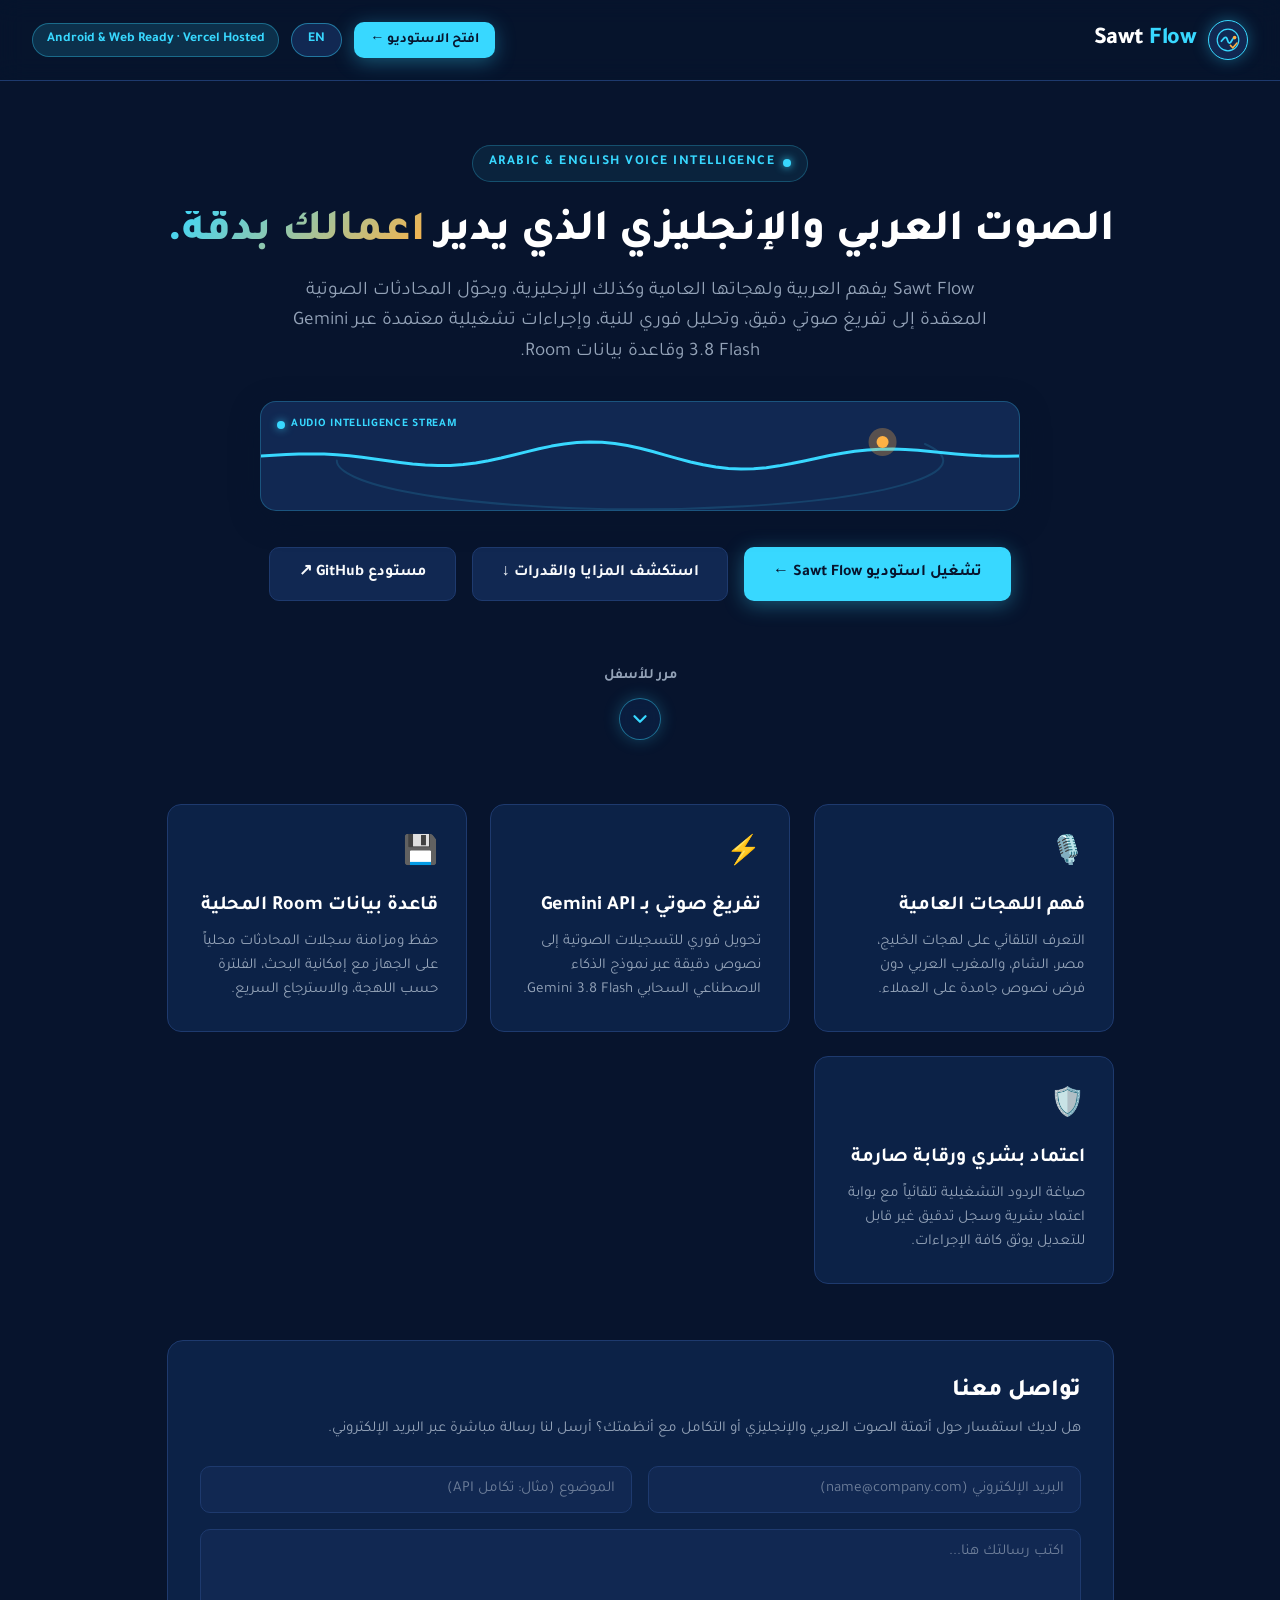
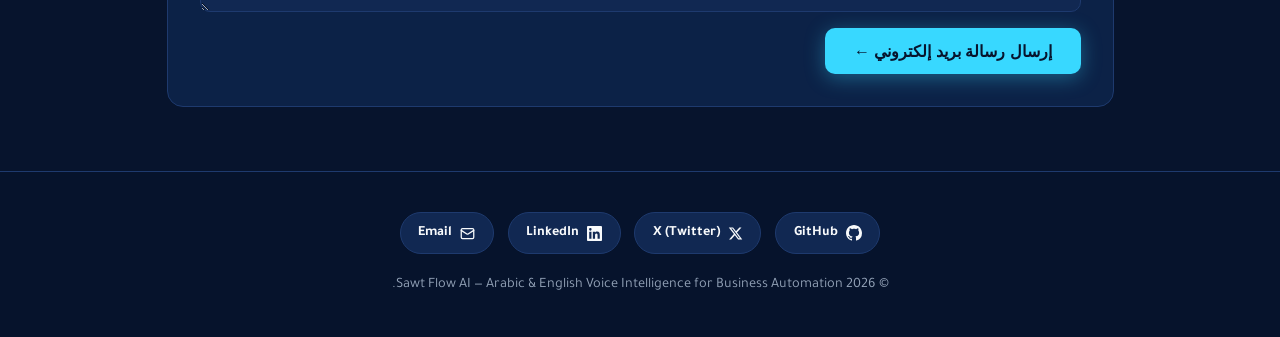
<file: public/index.html>
<!DOCTYPE html>
<html lang="ar" dir="rtl">
<head>
  <meta charset="UTF-8" />
  <meta name="viewport" content="width=device-width, initial-scale=1.0" />
  <title>Sawt Flow AI | Arabic & English Voice Intelligence</title>
  <meta name="description" content="Sawt Flow AI: ذكاء الصوت العربي والإنجليزي لأتمتة الأعمال وتحويل المحادثات إلى إجراءات موثوقة." />
  <link rel="icon" type="image/svg+xml" href="/favicon.svg" />
  <link rel="icon" type="image/png" sizes="32x32" href="/favicon-32.png" />
  <link rel="apple-touch-icon" href="/apple-touch-icon.png" />
  <link rel="preconnect" href="https://fonts.googleapis.com">
  <link rel="preconnect" href="https://fonts.gstatic.com" crossorigin>
  <link href="https://fonts.googleapis.com/css2?family=Tajawal:wght@200;300;400;500;700;800;900&display=swap" rel="stylesheet">
  <style>
    :root {
      --navy-bg: #07142D;
      --navy-surface: #0C2247;
      --navy-card: #112852;
      --navy-border: #1E3A6E;
      --cyan: #38D8FF;
      --amber: #FFB144;
      --green: #00E676;
      --text: #F8FAFC;
      --text-muted: #94A3B8;
    }
    .tajawal-extralight {
      font-family: "Tajawal", sans-serif;
      font-weight: 200;
      font-style: normal;
    }
    .tajawal-light {
      font-family: "Tajawal", sans-serif;
      font-weight: 300;
      font-style: normal;
    }
    .tajawal-regular {
      font-family: "Tajawal", sans-serif;
      font-weight: 400;
      font-style: normal;
    }
    .tajawal-medium {
      font-family: "Tajawal", sans-serif;
      font-weight: 500;
      font-style: normal;
    }
    .tajawal-bold {
      font-family: "Tajawal", sans-serif;
      font-weight: 700;
      font-style: normal;
    }
    .tajawal-extrabold {
      font-family: "Tajawal", sans-serif;
      font-weight: 800;
      font-style: normal;
    }
    .tajawal-black {
      font-family: "Tajawal", sans-serif;
      font-weight: 900;
      font-style: normal;
    }
    * { box-sizing: border-box; margin: 0; padding: 0; }
    html { scroll-behavior: smooth; }
    body {
      background-color: var(--navy-bg);
      color: var(--text);
      font-family: "Tajawal", sans-serif;
      min-height: 100vh;
      display: flex;
      flex-direction: column;
      line-height: 1.6;
    }
    header {
      padding: 1.25rem 2rem;
      display: flex;
      justify-content: space-between;
      align-items: center;
      border-bottom: 1px solid var(--navy-border);
      background: rgba(7, 20, 45, 0.85);
      backdrop-filter: blur(12px);
      position: sticky;
      top: 0;
      z-index: 100;
    }
    .brand {
      display: flex;
      align-items: center;
      gap: 0.75rem;
      text-decoration: none;
      color: #fff;
    }
    .brand-logo {
      width: 40px;
      height: 40px;
      border-radius: 50%;
      background: var(--navy-card);
      border: 1.5px solid var(--cyan);
      display: flex;
      align-items: center;
      justify-content: center;
      box-shadow: 0 0 16px rgba(56, 216, 255, 0.35);
    }
    .brand-title {
      font-size: 1.5rem;
      font-weight: 800;
      letter-spacing: -0.5px;
      color: #FFFFFF;
    }
    .brand-title span { color: var(--cyan); }
    .badge-tag {
      background: rgba(56, 216, 255, 0.15);
      color: var(--cyan);
      padding: 0.35rem 0.85rem;
      border-radius: 20px;
      font-size: 0.85rem;
      font-weight: 600;
      border: 1px solid rgba(56, 216, 255, 0.35);
    }
    .lang-btn {
      background: var(--navy-card);
      color: var(--cyan);
      border: 1px solid rgba(56, 216, 255, 0.45);
      border-radius: 999px;
      padding: 0.45rem 1rem;
      font-family: inherit;
      font-weight: 700;
      font-size: 0.85rem;
      cursor: pointer;
      transition: all 0.2s ease;
    }
    .lang-btn:hover {
      background: rgba(56, 216, 255, 0.14);
      border-color: var(--cyan);
    }
    .hero {
      flex: 1;
      max-width: 1000px;
      margin: 0 auto;
      padding: 4rem 1.5rem;
      text-align: center;
      display: flex;
      flex-direction: column;
      align-items: center;
    }
    .hero-eyebrow {
      display: inline-flex;
      align-items: center;
      gap: 0.5rem;
      color: var(--cyan);
      font-family: "Tajawal", sans-serif;
      font-size: 0.85rem;
      font-weight: 700;
      letter-spacing: 1.5px;
      margin-bottom: 1.5rem;
      background: rgba(56, 216, 255, 0.08);
      padding: 0.4rem 1rem;
      border-radius: 30px;
      border: 1px solid rgba(56, 216, 255, 0.25);
    }
    .pulse-dot {
      width: 8px;
      height: 8px;
      background: var(--cyan);
      border-radius: 50%;
      box-shadow: 0 0 8px var(--cyan);
    }
    h1 {
      font-size: 2.75rem;
      font-weight: 800;
      margin-bottom: 1rem;
      line-height: 1.25;
      color: #FFFFFF;
    }
    h1 em {
      font-style: normal;
      color: var(--cyan);
      background: linear-gradient(135deg, var(--cyan), var(--amber));
      -webkit-background-clip: text;
      -webkit-text-fill-color: transparent;
    }
    .hero-lead {
      font-size: 1.2rem;
      color: var(--text-muted);
      max-width: 720px;
      margin-bottom: 2rem;
    }
    .stream-banner {
      position: relative;
      width: 100%;
      max-width: 760px;
      height: 110px;
      border-radius: 16px;
      background: var(--navy-card);
      border: 1px solid rgba(56, 216, 255, 0.25);
      overflow: hidden;
      margin-bottom: 2.25rem;
      box-shadow: 0 8px 30px rgba(7, 20, 45, 0.45);
    }
    .stream-banner canvas {
      display: block;
      width: 100%;
      height: 100%;
    }
    .stream-badge {
      position: absolute;
      top: 14px;
      left: 16px;
      display: inline-flex;
      align-items: center;
      gap: 6px;
      pointer-events: none;
    }
    .stream-dot {
      width: 8px;
      height: 8px;
      border-radius: 50%;
      background: var(--cyan);
      box-shadow: 0 0 8px rgba(56, 216, 255, 0.75);
    }
    .stream-label {
      font-family: "Tajawal", sans-serif;
      font-size: 0.72rem;
      font-weight: 700;
      letter-spacing: 0.06em;
      color: var(--cyan);
    }
    .cta-group {
      display: flex;
      flex-wrap: wrap;
      gap: 1rem;
      justify-content: center;
      margin-bottom: 3.5rem;
    }
    .btn {
      padding: 0.85rem 1.8rem;
      border-radius: 10px;
      font-size: 1rem;
      font-weight: 700;
      text-decoration: none;
      transition: all 0.2s ease;
      display: inline-flex;
      align-items: center;
      gap: 0.5rem;
    }
    .btn-primary {
      background: var(--cyan);
      color: var(--navy-bg);
      border: none;
      box-shadow: 0 4px 20px rgba(56, 216, 255, 0.35);
    }
    .btn-primary:hover {
      background: #67E2FF;
      transform: translateY(-2px);
    }
    .btn-secondary {
      background: var(--navy-card);
      color: var(--text);
      border: 1px solid var(--navy-border);
    }
    .btn-secondary:hover {
      border-color: var(--cyan);
      transform: translateY(-2px);
    }
    .scroll-down-btn {
      display: inline-flex;
      flex-direction: column;
      align-items: center;
      gap: 0.6rem;
      color: var(--text-muted);
      text-decoration: none;
      font-size: 0.9rem;
      font-weight: 700;
      margin-top: 0.5rem;
      margin-bottom: 2rem;
      transition: all 0.3s ease;
      cursor: pointer;
    }
    .scroll-down-btn:hover {
      color: var(--cyan);
      transform: translateY(4px);
    }
    .scroll-indicator {
      width: 42px;
      height: 42px;
      border-radius: 50%;
      border: 1.5px solid rgba(56, 216, 255, 0.45);
      background: rgba(12, 34, 71, 0.7);
      backdrop-filter: blur(8px);
      display: flex;
      align-items: center;
      justify-content: center;
      box-shadow: 0 0 16px rgba(56, 216, 255, 0.25);
      animation: scrollBounce 2s infinite ease-in-out;
    }
    @keyframes scrollBounce {
      0%, 100% {
        transform: translateY(0);
      }
      50% {
        transform: translateY(7px);
      }
    }
    .features-grid {
      display: grid;
      grid-template-columns: repeat(auto-fit, minmax(280px, 1fr));
      gap: 1.5rem;
      width: 100%;
      text-align: start;
      margin-top: 2rem;
    }
    .card {
      background: var(--navy-surface);
      border: 1px solid var(--navy-border);
      border-radius: 14px;
      padding: 1.75rem;
      opacity: 0;
      transform: translateY(28px);
      transition: opacity 0.7s cubic-bezier(0.16, 1, 0.3, 1),
                  transform 0.7s cubic-bezier(0.16, 1, 0.3, 1),
                  border-color 0.2s ease,
                  box-shadow 0.2s ease;
      will-change: opacity, transform;
    }
    .card.visible {
      opacity: 1;
      transform: translateY(0);
    }
    .card.visible:hover {
      transform: translateY(-4px);
      border-color: var(--cyan);
      box-shadow: 0 12px 30px rgba(56, 216, 255, 0.12);
    }
    .card:nth-child(1) { transition-delay: 0.1s; }
    .card:nth-child(2) { transition-delay: 0.2s; }
    .card:nth-child(3) { transition-delay: 0.3s; }
    .card:nth-child(4) { transition-delay: 0.4s; }
    .card-icon {
      font-size: 1.75rem;
      margin-bottom: 0.75rem;
      display: inline-block;
    }
    .card h3 {
      font-size: 1.25rem;
      font-weight: 700;
      margin-bottom: 0.5rem;
      color: #fff;
    }
    .card p {
      color: var(--text-muted);
      font-size: 0.95rem;
    }
    .contact-section {
      width: 100%;
      margin-top: 3.5rem;
      background: var(--navy-surface);
      border: 1px solid var(--navy-border);
      border-radius: 16px;
      padding: 2rem;
      text-align: start;
    }
    .contact-section h2 {
      font-size: 1.5rem;
      font-weight: 800;
      margin-bottom: 0.4rem;
      color: #FFFFFF;
    }
    .contact-section .contact-sub {
      color: var(--text-muted);
      font-size: 0.95rem;
      margin-bottom: 1.5rem;
    }
    .contact-form {
      display: grid;
      gap: 1rem;
    }
    .contact-row {
      display: grid;
      grid-template-columns: repeat(auto-fit, minmax(220px, 1fr));
      gap: 1rem;
    }
    .contact-input, .contact-textarea {
      width: 100%;
      background: var(--navy-card);
      border: 1px solid var(--navy-border);
      border-radius: 10px;
      padding: 0.85rem 1rem;
      color: var(--text);
      font-family: inherit;
      font-size: 0.95rem;
      outline: none;
      transition: border-color 0.2s ease;
    }
    .contact-input:focus, .contact-textarea:focus {
      border-color: var(--cyan);
    }
    .contact-input::placeholder, .contact-textarea::placeholder {
      color: rgba(148, 163, 184, 0.7);
    }
    .contact-submit {
      justify-self: start;
      border: none;
      cursor: pointer;
    }
    .contact-feedback {
      display: none;
      margin-top: 0.75rem;
      padding: 0.75rem 1rem;
      border-radius: 8px;
      background: rgba(0, 230, 118, 0.14);
      border: 1px solid var(--green);
      color: #63F2A1;
      font-size: 0.9rem;
      font-weight: 600;
    }
    .contact-feedback.show {
      display: block;
    }
    footer {
      border-top: 1px solid var(--navy-border);
      padding: 2.5rem 2rem;
      text-align: center;
      color: var(--text-muted);
      font-size: 0.9rem;
      background: rgba(7, 20, 45, 0.95);
    }
    .footer-inner {
      max-width: 1000px;
      margin: 0 auto;
      display: flex;
      flex-direction: column;
      align-items: center;
      gap: 1.25rem;
    }
    .social-links {
      display: flex;
      flex-wrap: wrap;
      justify-content: center;
      gap: 0.85rem;
    }
    .social-link {
      display: inline-flex;
      align-items: center;
      gap: 0.5rem;
      padding: 0.55rem 1.1rem;
      border-radius: 999px;
      background: var(--navy-card);
      border: 1px solid var(--navy-border);
      color: var(--text);
      text-decoration: none;
      font-size: 0.88rem;
      font-weight: 600;
      transition: all 0.2s ease;
    }
    .social-link:hover {
      border-color: var(--cyan);
      color: var(--cyan);
      transform: translateY(-2px);
    }
  </style>
</head>
<body>
  <header>
    <a href="#" class="brand">
      <div class="brand-logo">
        <svg width="24" height="24" viewBox="0 0 40 40" fill="none">
          <circle cx="20" cy="20" r="18" stroke="#38D8FF" stroke-width="2"/>
          <path d="M9 22C12 19 14 14 17 16C20 18 19 26 23 25C26 24 28 15 31 16" stroke="#38D8FF" stroke-width="3" stroke-linecap="round"/>
          <circle cx="31" cy="16" r="3" fill="#FFB144"/>
          <path d="M24 29L28 33L35 25" stroke="#FFB144" stroke-width="2.5" stroke-linecap="round"/>
        </svg>
      </div>
      <div class="brand-title">Sawt <span>Flow</span></div>
    </a>
    <div style="display: flex; align-items: center; gap: 0.75rem; flex-wrap: wrap;">
      <a href="/studio/" class="btn btn-primary" style="padding: 0.45rem 1rem; font-size: 0.88rem;" data-ar="افتح الاستوديو ←" data-en="Open Studio →">
        افتح الاستوديو ←
      </a>
      <button class="lang-btn" id="langToggleBtn" type="button" aria-label="Switch language to English">EN</button>
      <div class="badge-tag">Android & Web Ready · Vercel Hosted</div>
    </div>
  </header>

  <main class="hero">
    <div class="hero-eyebrow">
      <span class="pulse-dot"></span> ARABIC & ENGLISH VOICE INTELLIGENCE
    </div>
    <h1 id="heroHeadline" data-ar-html="الصوت العربي والإنجليزي الذي يدير <em>أعمالك بدقة.</em>" data-en-html="Arabic &amp; English voice that runs <em>your business reliably.</em>">الصوت العربي والإنجليزي الذي يدير <em>أعمالك بدقة.</em></h1>
    <p class="hero-lead" data-ar="Sawt Flow يفهم العربية ولهجاتها العامية وكذلك الإنجليزية، ويحوّل المحادثات الصوتية المعقدة إلى تفريغ صوتي دقيق، وتحليل فوري للنية، وإجراءات تشغيلية معتمدة عبر Gemini 3.8 Flash وقاعدة بيانات Room." data-en="Sawt Flow understands Arabic dialects and English speech seamlessly, transforming voice conversations into accurate transcripts, instant intent analysis, and approved operational actions powered by Gemini 3.8 Flash and local Room storage.">
      Sawt Flow يفهم العربية ولهجاتها العامية وكذلك الإنجليزية، ويحوّل المحادثات الصوتية المعقدة إلى تفريغ صوتي دقيق، وتحليل فوري للنية، وإجراءات تشغيلية معتمدة عبر Gemini 3.8 Flash وقاعدة بيانات Room.
    </p>

    <div class="stream-banner" aria-label="Audio Intelligence Stream">
      <canvas id="heroStreamCanvas"></canvas>
      <div class="stream-badge" dir="ltr">
        <span class="stream-dot"></span>
        <span class="stream-label">AUDIO INTELLIGENCE STREAM</span>
      </div>
    </div>

    <div class="cta-group">
      <a href="/studio/" class="btn btn-primary" data-ar="تشغيل استوديو Sawt Flow ←" data-en="Launch Sawt Flow Studio →">
        تشغيل استوديو Sawt Flow ←
      </a>
      <a href="#features" class="btn btn-secondary" data-ar="استكشف المزايا والقدرات ↓" data-en="Explore Features ↓">
        استكشف المزايا والقدرات ↓
      </a>
      <a href="https://github.com/mrm6676/SawtFlow" target="_blank" rel="noopener noreferrer" class="btn btn-secondary" data-ar="مستودع GitHub ↗" data-en="GitHub Repository ↗">
        مستودع GitHub ↗
      </a>
    </div>

    <a href="#features" class="scroll-down-btn" id="scrollDownBtn" aria-label="مرر للأسفل لاستعراض المزايا" data-ar-aria="مرر للأسفل لاستعراض المزايا" data-en-aria="Scroll down to explore features">
      <span class="scroll-label" data-ar="مرر للأسفل" data-en="Scroll Down">مرر للأسفل</span>
      <div class="scroll-indicator">
        <svg width="22" height="22" viewBox="0 0 24 24" fill="none" stroke="#38D8FF" stroke-width="2.5" stroke-linecap="round" stroke-linejoin="round">
          <polyline points="6 9 12 15 18 9"></polyline>
        </svg>
      </div>
    </a>

    <div class="features-grid" id="features">
      <div class="card">
        <div class="card-icon">🎙️</div>
        <h3 data-ar="فهم اللهجات العامية" data-en="Colloquial Dialect Understanding">فهم اللهجات العامية</h3>
        <p data-ar="التعرف التلقائي على لهجات الخليج، مصر، الشام، والمغرب العربي دون فرض نصوص جامدة على العملاء." data-en="Automatic recognition across Gulf, Egyptian, Levantine, and Maghrebi dialects without forcing customers into rigid scripts.">التعرف التلقائي على لهجات الخليج، مصر، الشام، والمغرب العربي دون فرض نصوص جامدة على العملاء.</p>
      </div>
      <div class="card">
        <div class="card-icon">⚡</div>
        <h3 data-ar="تفريغ صوتي بـ Gemini API" data-en="Gemini API Speech Transcription">تفريغ صوتي بـ Gemini API</h3>
        <p data-ar="تحويل فوري للتسجيلات الصوتية إلى نصوص دقيقة عبر نموذج الذكاء الاصطناعي السحابي Gemini 3.8 Flash." data-en="Instant conversion of voice recordings into accurate transcripts powered by Gemini 3.8 Flash cloud AI.">تحويل فوري للتسجيلات الصوتية إلى نصوص دقيقة عبر نموذج الذكاء الاصطناعي السحابي Gemini 3.8 Flash.</p>
      </div>
      <div class="card">
        <div class="card-icon">💾</div>
        <h3 data-ar="قاعدة بيانات Room المحلية" data-en="Local Room Database Storage">قاعدة بيانات Room المحلية</h3>
        <p data-ar="حفظ ومزامنة سجلات المحادثات محلياً على الجهاز مع إمكانية البحث، الفلترة حسب اللهجة، والاسترجاع السريع." data-en="Save and manage conversation records locally on device with instant search, dialect filtering, and fast retrieval.">حفظ ومزامنة سجلات المحادثات محلياً على الجهاز مع إمكانية البحث، الفلترة حسب اللهجة، والاسترجاع السريع.</p>
      </div>
      <div class="card">
        <div class="card-icon">🛡️</div>
        <h3 data-ar="اعتماد بشري ورقابة صارمة" data-en="Human-in-the-Loop Approval">اعتماد بشري ورقابة صارمة</h3>
        <p data-ar="صياغة الردود التشغيلية تلقائياً مع بوابة اعتماد بشرية وسجل تدقيق غير قابل للتعديل يوثق كافة الإجراءات." data-en="Automatically drafts operational responses gated behind human operator approval and an immutable audit log.">صياغة الردود التشغيلية تلقائياً مع بوابة اعتماد بشرية وسجل تدقيق غير قابل للتعديل يوثق كافة الإجراءات.</p>
      </div>
    </div>
    <section class="contact-section" id="contact">
      <h2 data-ar="تواصل معنا" data-en="Contact Us">تواصل معنا</h2>
      <p class="contact-sub" data-ar="هل لديك استفسار حول أتمتة الصوت العربي والإنجليزي أو التكامل مع أنظمتك؟ أرسل لنا رسالة مباشرة عبر البريد الإلكتروني." data-en="Have questions about Arabic & English voice automation or integrating with your systems? Send us a direct email message.">هل لديك استفسار حول أتمتة الصوت العربي والإنجليزي أو التكامل مع أنظمتك؟ أرسل لنا رسالة مباشرة عبر البريد الإلكتروني.</p>
      <form class="contact-form" id="contactForm">
        <div class="contact-row">
          <input type="email" id="contactEmail" class="contact-input" placeholder="البريد الإلكتروني (name@company.com)" data-ar-placeholder="البريد الإلكتروني (name@company.com)" data-en-placeholder="Email address (name@company.com)" required />
          <input type="text" id="contactSubject" class="contact-input" placeholder="الموضوع (مثال: تكامل API)" data-ar-placeholder="الموضوع (مثال: تكامل API)" data-en-placeholder="Subject (e.g. API Integration)" required />
        </div>
        <textarea id="contactMessage" class="contact-textarea" rows="3" placeholder="اكتب رسالتك هنا..." data-ar-placeholder="اكتب رسالتك هنا..." data-en-placeholder="Write your message here..." required></textarea>
        <button type="submit" class="btn btn-primary contact-submit" data-ar="إرسال رسالة بريد إلكتروني ←" data-en="Send Email Message →">إرسال رسالة بريد إلكتروني ←</button>
        <div class="contact-feedback" id="contactFeedback" data-ar="✓ تم تجهيز رسالتك! يمكنك المتابعة عبر تطبيق البريد الإلكتروني أو انتظار رد فريق Sawt Flow." data-en="✓ Your message is ready! Continue in your email client or wait for a reply from the Sawt Flow team.">
          ✓ تم تجهيز رسالتك! يمكنك المتابعة عبر تطبيق البريد الإلكتروني أو انتظار رد فريق Sawt Flow.
        </div>
      </form>
    </section>
  </main>

  <footer>
    <div class="footer-inner">
      <div class="social-links" aria-label="روابط التواصل الاجتماعي" data-ar-aria="روابط التواصل الاجتماعي" data-en-aria="Social media links">
        <a href="https://github.com/mrm6676/SawtFlow" target="_blank" rel="noopener noreferrer" class="social-link">
          <svg width="16" height="16" viewBox="0 0 24 24" fill="currentColor" aria-hidden="true"><path d="M12 0C5.37 0 0 5.37 0 12c0 5.31 3.435 9.795 8.205 11.385.6.105.825-.255.825-.57 0-.285-.015-1.23-.015-2.235-3.015.555-3.795-.735-4.035-1.41-.135-.345-.72-1.41-1.23-1.695-.42-.225-1.02-.78-.015-.795.945-.015 1.62.87 1.845 1.23 1.08 1.815 2.805 1.305 3.495.99.105-.78.42-1.305.765-1.605-2.67-.3-5.46-1.335-5.46-5.925 0-1.305.465-2.385 1.23-3.225-.12-.3-.54-1.53.12-3.18 0 0 1.005-.315 3.3 1.23.96-.27 1.98-.405 3-.405s2.04.135 3 .405c2.295-1.56 3.3-1.23 3.3-1.23.66 1.65.24 2.88.12 3.18.765.84 1.23 1.905 1.23 3.225 0 4.605-2.805 5.625-5.475 5.925.435.375.81 1.095.81 2.22 0 1.605-.015 2.895-.015 3.3 0 .315.225.69.825.57A12.02 12.02 0 0 0 24 12c0-6.63-5.37-12-12-12z"/></svg>
          <span>GitHub</span>
        </a>
        <a href="https://x.com" target="_blank" rel="noopener noreferrer" class="social-link">
          <svg width="15" height="15" viewBox="0 0 24 24" fill="currentColor" aria-hidden="true"><path d="M18.244 2.25h3.308l-7.227 8.26 8.502 11.24H16.17l-5.214-6.817L4.99 21.75H1.68l7.73-8.835L1.254 2.25H8.08l4.713 6.231zm-1.161 17.52h1.833L7.084 4.126H5.117z"/></svg>
          <span>X (Twitter)</span>
        </a>
        <a href="https://www.linkedin.com" target="_blank" rel="noopener noreferrer" class="social-link">
          <svg width="15" height="15" viewBox="0 0 24 24" fill="currentColor" aria-hidden="true"><path d="M20.447 20.452h-3.554v-5.569c0-1.328-.027-3.037-1.852-3.037-1.853 0-2.136 1.445-2.136 2.939v5.667H9.351V9h3.414v1.561h.046c.477-.9 1.637-1.85 3.37-1.85 3.601 0 4.267 2.37 4.267 5.455v6.286zM5.337 7.433a2.062 2.062 0 0 1-2.063-2.065 2.064 2.064 0 1 1 2.063 2.065zm1.782 13.019H3.555V9h3.564v11.452zM22.225 0H1.771C.792 0 0 .774 0 1.729v20.542C0 23.227.792 24 1.771 24h20.451C23.2 24 24 23.227 24 22.271V1.729C24 .774 23.2 0 22.222 0h.003z"/></svg>
          <span>LinkedIn</span>
        </a>
        <a href="mailto:contact@sawtflow.ai" class="social-link">
          <svg width="15" height="15" viewBox="0 0 24 24" fill="none" stroke="currentColor" stroke-width="2" stroke-linecap="round" stroke-linejoin="round" aria-hidden="true"><rect width="20" height="16" x="2" y="4" rx="2"/><path d="m22 7-8.97 5.7a1.94 1.94 0 0 1-2.06 0L2 7"/></svg>
          <span>Email</span>
        </a>
      </div>
      <p>© 2026 Sawt Flow AI — Arabic & English Voice Intelligence for Business Automation.</p>
    </div>
  </footer>

  <script>
    document.addEventListener('DOMContentLoaded', () => {
      const cards = document.querySelectorAll('.features-grid .card');
      if ('IntersectionObserver' in window) {
        const observer = new IntersectionObserver((entries, obs) => {
          entries.forEach(entry => {
            if (entry.isIntersecting) {
              entry.target.classList.add('visible');
              obs.unobserve(entry.target);
            }
          });
        }, {
          threshold: 0.15,
          rootMargin: '0px 0px -40px 0px'
        });
        cards.forEach(card => observer.observe(card));
      } else {
        cards.forEach(card => card.classList.add('visible'));
      }

      const scrollDownBtn = document.getElementById('scrollDownBtn');
      if (scrollDownBtn) {
        scrollDownBtn.addEventListener('click', (e) => {
          e.preventDefault();
          const target = document.getElementById('features');
          if (target) {
            target.scrollIntoView({ behavior: 'smooth' });
          }
        });
      }

      const contactForm = document.getElementById('contactForm');
      const contactFeedback = document.getElementById('contactFeedback');
      if (contactForm) {
        contactForm.addEventListener('submit', (e) => {
          e.preventDefault();
          const email = document.getElementById('contactEmail').value.trim();
          const subject = document.getElementById('contactSubject').value.trim();
          const message = document.getElementById('contactMessage').value.trim();
          if (email && message) {
            if (contactFeedback) contactFeedback.classList.add('show');
            const mailtoUrl = `mailto:contact@sawtflow.ai?subject=${encodeURIComponent(subject || 'Sawt Flow Inquiry')}&body=${encodeURIComponent('From: ' + email + '\n\n' + message)}`;
            window.location.href = mailtoUrl;
          }
        });
      }

      const streamCanvas = document.getElementById('heroStreamCanvas');
      if (streamCanvas) {
        const ctx = streamCanvas.getContext('2d');
        const prefersReduced = window.matchMedia && window.matchMedia('(prefers-reduced-motion: reduce)').matches;
        let phase = 0;
        let lastTime = performance.now();

        const resizeStream = () => {
          const rect = streamCanvas.getBoundingClientRect();
          if (!rect.width || !rect.height) return;
          const dpr = Math.min(window.devicePixelRatio || 1, 2);
          streamCanvas.width = Math.round(rect.width * dpr);
          streamCanvas.height = Math.round(rect.height * dpr);
          ctx.setTransform(dpr, 0, 0, dpr, 0, 0);
        };

        const drawStream = (now) => {
          const dt = Math.min(0.05, (now - lastTime) / 1000);
          lastTime = now;
          if (!prefersReduced) {
            phase = (phase + dt * Math.PI) % (Math.PI * 2);
          }

          const width = streamCanvas.clientWidth;
          const height = streamCanvas.clientHeight;
          if (width > 0 && height > 0) {
            const centerY = height / 2;
            ctx.clearRect(0, 0, width, height);

            ctx.save();
            ctx.beginPath();
            ctx.strokeStyle = 'rgba(56, 216, 255, 0.15)';
            ctx.lineWidth = 2;
            ctx.lineCap = 'round';
            ctx.ellipse(
              width * 0.5,
              10 + height * 0.45,
              width * 0.4,
              height * 0.45,
              0,
              (-20 * Math.PI) / 180,
              (180 * Math.PI) / 180
            );
            ctx.stroke();
            ctx.restore();

            const points = 60;
            ctx.save();
            ctx.beginPath();
            ctx.strokeStyle = '#38D8FF';
            ctx.lineWidth = 3;
            ctx.lineCap = 'round';
            ctx.lineJoin = 'round';
            for (let i = 0; i <= points; i++) {
              const x = (width / points) * i;
              const y = centerY + Math.sin(i * 0.25 + phase) * 14.4 * Math.sin((i / points) * Math.PI);
              if (i === 0) ctx.moveTo(x, y);
              else ctx.lineTo(x, y);
            }
            ctx.stroke();
            ctx.restore();

            const nodeX = width * 0.82;
            const nodeY = centerY - 14;
            ctx.beginPath();
            ctx.fillStyle = 'rgba(255, 177, 68, 0.3)';
            ctx.arc(nodeX, nodeY, 14, 0, Math.PI * 2);
            ctx.fill();

            ctx.beginPath();
            ctx.fillStyle = '#FFB144';
            ctx.arc(nodeX, nodeY, 6, 0, Math.PI * 2);
            ctx.fill();
          }

          if (!prefersReduced) {
            requestAnimationFrame(drawStream);
          }
        };

        resizeStream();
        if ('ResizeObserver' in window) {
          new ResizeObserver(resizeStream).observe(streamCanvas);
        } else {
          window.addEventListener('resize', resizeStream);
        }
        requestAnimationFrame(drawStream);
      }

      let currentLang = 'ar';
      const langToggleBtn = document.getElementById('langToggleBtn');

      const applyLanguage = (lang) => {
        currentLang = lang;
        document.documentElement.lang = lang;
        document.documentElement.dir = lang === 'ar' ? 'rtl' : 'ltr';

        if (langToggleBtn) {
          langToggleBtn.textContent = lang === 'ar' ? 'EN' : 'عربي';
          langToggleBtn.setAttribute('aria-label', lang === 'ar' ? 'Switch language to English' : 'التبديل إلى اللغة العربية');
        }

        document.querySelectorAll('[data-ar][data-en]').forEach((el) => {
          el.textContent = lang === 'ar' ? el.dataset.ar : el.dataset.en;
        });

        document.querySelectorAll('[data-ar-html][data-en-html]').forEach((el) => {
          el.innerHTML = lang === 'ar' ? el.dataset.arHtml : el.dataset.enHtml;
        });

        document.querySelectorAll('[data-ar-placeholder][data-en-placeholder]').forEach((el) => {
          el.placeholder = lang === 'ar' ? el.dataset.arPlaceholder : el.dataset.enPlaceholder;
        });

        document.querySelectorAll('[data-ar-aria][data-en-aria]').forEach((el) => {
          el.setAttribute('aria-label', lang === 'ar' ? el.dataset.arAria : el.dataset.enAria);
        });
      };

      try {
        const savedLang = localStorage.getItem('sawtflow_lang');
        if (savedLang === 'en' || savedLang === 'ar') {
          applyLanguage(savedLang);
        }
      } catch (e) {}

      if (langToggleBtn) {
        langToggleBtn.addEventListener('click', () => {
          const next = currentLang === 'ar' ? 'en' : 'ar';
          applyLanguage(next);
          try {
            localStorage.setItem('sawtflow_lang', next);
          } catch (e) {}
        });
      }
    });
  </script>
</body>
</html>
</file>
